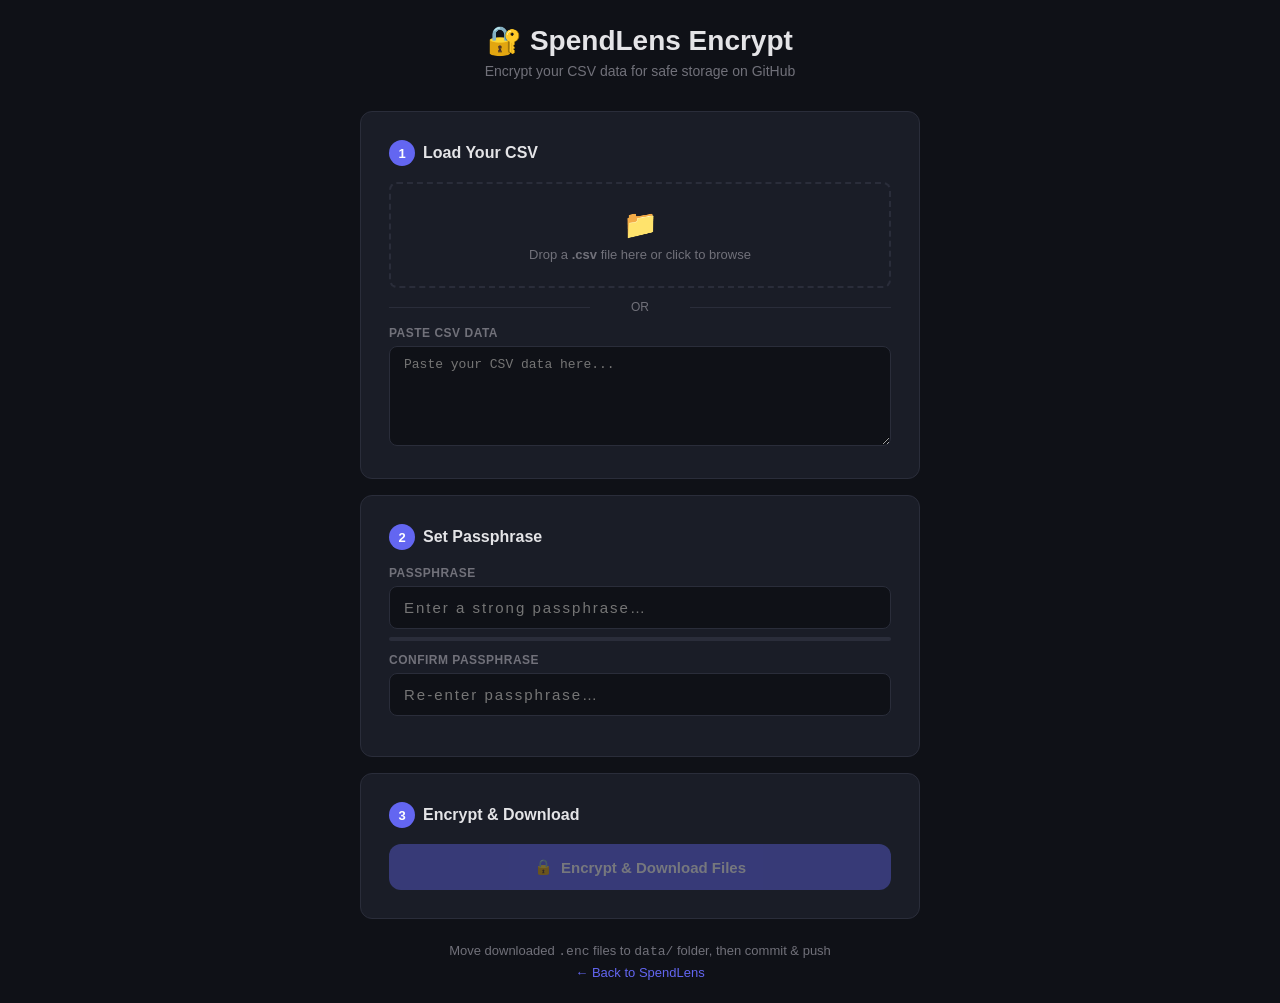
<file: encrypt.html>
<!DOCTYPE html>
<html lang="en" data-theme="dark">

<head>
    <meta charset="UTF-8">
    <meta name="viewport" content="width=device-width, initial-scale=1.0">
    <title>SpendLens — Encrypt Data</title>
    <link rel="icon"
        href="data:image/svg+xml,<svg xmlns='http://www.w3.org/2000/svg' viewBox='0 0 100 100'><text y='.9em' font-size='90'>🔐</text></svg>">
    <style>
        :root {
            --bg: #0f1117;
            --bg-card: #1a1d27;
            --border: #2a2d3a;
            --accent: #6366f1;
            --accent-hover: #818cf8;
            --accent-soft: rgba(99, 102, 241, 0.15);
            --text: #e4e4e7;
            --text-dim: #71717a;
            --success: #10b981;
            --danger: #ef4444;
            --radius: 12px;
            --font: 'Inter', -apple-system, BlinkMacSystemFont, sans-serif;
        }

        * {
            box-sizing: border-box;
            margin: 0;
            padding: 0;
        }

        body {
            font-family: var(--font);
            background: var(--bg);
            color: var(--text);
            min-height: 100vh;
            display: flex;
            flex-direction: column;
            align-items: center;
            justify-content: center;
            padding: 24px;
        }

        .container {
            width: 100%;
            max-width: 560px;
        }

        .header {
            text-align: center;
            margin-bottom: 32px;
        }

        .header h1 {
            font-size: 28px;
            font-weight: 700;
            margin-bottom: 6px;
        }

        .header p {
            color: var(--text-dim);
            font-size: 14px;
        }

        .card {
            background: var(--bg-card);
            border: 1px solid var(--border);
            border-radius: var(--radius);
            padding: 28px;
            margin-bottom: 16px;
        }

        .card h2 {
            font-size: 16px;
            font-weight: 600;
            margin-bottom: 16px;
            display: flex;
            align-items: center;
            gap: 8px;
        }

        .step-number {
            width: 26px;
            height: 26px;
            border-radius: 50%;
            background: var(--accent);
            color: #fff;
            font-size: 13px;
            font-weight: 700;
            display: grid;
            place-items: center;
            flex-shrink: 0;
        }

        label {
            display: block;
            font-size: 12px;
            font-weight: 600;
            color: var(--text-dim);
            text-transform: uppercase;
            letter-spacing: 0.5px;
            margin-bottom: 6px;
        }

        input[type="file"] {
            display: none;
        }

        .upload-zone {
            border: 2px dashed var(--border);
            border-radius: calc(var(--radius) - 4px);
            padding: 24px;
            text-align: center;
            cursor: pointer;
            transition: all 0.2s;
            margin-bottom: 12px;
        }

        .upload-zone:hover {
            border-color: var(--accent);
            background: var(--accent-soft);
        }

        .upload-zone .icon {
            font-size: 28px;
            margin-bottom: 6px;
        }

        .upload-zone p {
            font-size: 13px;
            color: var(--text-dim);
        }

        .upload-zone .filename {
            color: var(--accent);
            font-weight: 600;
            font-size: 14px;
            margin-top: 4px;
        }

        textarea {
            width: 100%;
            padding: 10px 14px;
            font-size: 13px;
            font-family: 'SF Mono', 'Fira Code', monospace;
            border: 1px solid var(--border);
            border-radius: calc(var(--radius) - 4px);
            background: var(--bg);
            color: var(--text);
            outline: none;
            resize: vertical;
            min-height: 100px;
            transition: border-color 0.2s;
        }

        textarea:focus {
            border-color: var(--accent);
        }

        .divider {
            text-align: center;
            color: var(--text-dim);
            font-size: 12px;
            margin: 12px 0;
            position: relative;
        }

        .divider::before,
        .divider::after {
            content: '';
            position: absolute;
            top: 50%;
            width: 40%;
            height: 1px;
            background: var(--border);
        }

        .divider::before {
            left: 0;
        }

        .divider::after {
            right: 0;
        }

        .pass-group {
            margin-bottom: 12px;
        }

        .pass-input {
            width: 100%;
            padding: 12px 14px;
            font-size: 15px;
            border: 1px solid var(--border);
            border-radius: calc(var(--radius) - 4px);
            background: var(--bg);
            color: var(--text);
            outline: none;
            transition: border-color 0.2s;
            letter-spacing: 2px;
        }

        .pass-input:focus {
            border-color: var(--accent);
        }

        .pass-match {
            font-size: 12px;
            margin-top: 6px;
            font-weight: 500;
        }

        .pass-match.ok {
            color: var(--success);
        }

        .pass-match.no {
            color: var(--danger);
        }

        .btn {
            width: 100%;
            padding: 14px;
            font-size: 15px;
            font-weight: 600;
            border: none;
            border-radius: var(--radius);
            cursor: pointer;
            transition: all 0.2s;
            display: flex;
            align-items: center;
            justify-content: center;
            gap: 8px;
        }

        .btn-primary {
            background: var(--accent);
            color: #fff;
        }

        .btn-primary:hover:not(:disabled) {
            background: var(--accent-hover);
            transform: translateY(-1px);
        }

        .btn-primary:disabled {
            opacity: 0.4;
            cursor: not-allowed;
        }

        .status {
            text-align: center;
            padding: 14px;
            border-radius: calc(var(--radius) - 4px);
            font-size: 14px;
            font-weight: 500;
            margin-top: 12px;
            display: none;
        }

        .status.success {
            background: rgba(16, 185, 129, 0.12);
            color: var(--success);
            display: block;
        }

        .status.error {
            background: rgba(239, 68, 68, 0.12);
            color: var(--danger);
            display: block;
        }

        .footer {
            text-align: center;
            margin-top: 24px;
            font-size: 13px;
            color: var(--text-dim);
        }

        .footer a {
            color: var(--accent);
            text-decoration: none;
        }

        .footer a:hover {
            text-decoration: underline;
        }

        .strength {
            height: 4px;
            border-radius: 2px;
            margin-top: 8px;
            background: var(--border);
            overflow: hidden;
        }

        .strength-bar {
            height: 100%;
            border-radius: 2px;
            transition: width 0.3s, background 0.3s;
        }
    </style>
</head>

<body>
    <div class="container">
        <div class="header">
            <h1>🔐 SpendLens Encrypt</h1>
            <p>Encrypt your CSV data for safe storage on GitHub</p>
        </div>

        <!-- Step 1: Load Data -->
        <div class="card">
            <h2><span class="step-number">1</span> Load Your CSV</h2>
            <div class="upload-zone" id="uploadZone">
                <div class="icon">📁</div>
                <p>Drop a <strong>.csv</strong> file here or click to browse</p>
                <div class="filename" id="fileName" style="display:none;"></div>
                <input type="file" id="fileInput" accept=".csv,.txt">
            </div>
            <div class="divider">OR</div>
            <label for="csvPaste">Paste CSV Data</label>
            <textarea id="csvPaste" placeholder="Paste your CSV data here..."></textarea>
        </div>

        <!-- Step 2: Passphrase -->
        <div class="card">
            <h2><span class="step-number">2</span> Set Passphrase</h2>
            <div class="pass-group">
                <label for="pass1">Passphrase</label>
                <input type="password" class="pass-input" id="pass1" placeholder="Enter a strong passphrase…">
                <div class="strength">
                    <div class="strength-bar" id="strengthBar"></div>
                </div>
            </div>
            <div class="pass-group">
                <label for="pass2">Confirm Passphrase</label>
                <input type="password" class="pass-input" id="pass2" placeholder="Re-enter passphrase…">
                <div class="pass-match" id="passMatch"></div>
            </div>
        </div>

        <!-- Step 3: Encrypt -->
        <div class="card">
            <h2><span class="step-number">3</span> Encrypt & Download</h2>
            <button class="btn btn-primary" id="encryptBtn" disabled>
                <span>🔒</span> Encrypt & Download Files
            </button>
            <div class="status" id="status"></div>
        </div>

        <div class="footer">
            <p>Move downloaded <code>.enc</code> files to <code>data/</code> folder, then commit & push</p>
            <p style="margin-top:6px;"><a href="index.html">← Back to SpendLens</a></p>
        </div>
    </div>

    <script src="js/crypto.js"></script>
    <script>
        const uploadZone = document.getElementById('uploadZone');
        const fileInput = document.getElementById('fileInput');
        const csvPaste = document.getElementById('csvPaste');
        const fileNameEl = document.getElementById('fileName');
        const pass1 = document.getElementById('pass1');
        const pass2 = document.getElementById('pass2');
        const passMatch = document.getElementById('passMatch');
        const strengthBar = document.getElementById('strengthBar');
        const encryptBtn = document.getElementById('encryptBtn');
        const status = document.getElementById('status');

        let csvData = '';

        // File upload
        uploadZone.addEventListener('click', () => fileInput.click());
        uploadZone.addEventListener('dragover', e => { e.preventDefault(); uploadZone.style.borderColor = 'var(--accent)'; });
        uploadZone.addEventListener('dragleave', () => { uploadZone.style.borderColor = ''; });
        uploadZone.addEventListener('drop', e => {
            e.preventDefault();
            uploadZone.style.borderColor = '';
            if (e.dataTransfer.files[0]) loadFile(e.dataTransfer.files[0]);
        });
        fileInput.addEventListener('change', () => { if (fileInput.files[0]) loadFile(fileInput.files[0]); });

        function loadFile(file) {
            const reader = new FileReader();
            reader.onload = () => {
                csvData = reader.result;
                fileNameEl.textContent = `✓ ${file.name} (${(file.size / 1024).toFixed(1)} KB)`;
                fileNameEl.style.display = 'block';
                csvPaste.value = '';
                checkReady();
            };
            reader.readAsText(file);
        }

        csvPaste.addEventListener('input', () => {
            if (csvPaste.value.trim()) {
                csvData = csvPaste.value;
                fileNameEl.style.display = 'none';
            }
            checkReady();
        });

        // Passphrase
        function getStrength(p) {
            let score = 0;
            if (p.length >= 8) score++;
            if (p.length >= 16) score++;
            if (p.length >= 24) score++;
            if (/[A-Z]/.test(p) && /[a-z]/.test(p)) score++;
            if (/\d/.test(p)) score++;
            if (/[^A-Za-z0-9]/.test(p)) score++;
            return Math.min(score, 5);
        }

        pass1.addEventListener('input', () => {
            const s = getStrength(pass1.value);
            const colors = ['#ef4444', '#f97316', '#eab308', '#84cc16', '#10b981'];
            strengthBar.style.width = `${(s / 5) * 100}%`;
            strengthBar.style.background = s > 0 ? colors[s - 1] : '';
            checkMatch();
        });

        pass2.addEventListener('input', checkMatch);

        function checkMatch() {
            if (!pass2.value) { passMatch.textContent = ''; passMatch.className = 'pass-match'; }
            else if (pass1.value === pass2.value) { passMatch.textContent = '✓ Passphrases match'; passMatch.className = 'pass-match ok'; }
            else { passMatch.textContent = '✗ Passphrases do not match'; passMatch.className = 'pass-match no'; }
            checkReady();
        }

        function checkReady() {
            const hasData = csvData.trim().length > 0 || csvPaste.value.trim().length > 0;
            const hasPass = pass1.value.length >= 8 && pass1.value === pass2.value;
            encryptBtn.disabled = !(hasData && hasPass);
        }

        // Encrypt
        encryptBtn.addEventListener('click', async () => {
            const data = csvPaste.value.trim() || csvData;
            if (!data) return;

            encryptBtn.disabled = true;
            encryptBtn.innerHTML = '<span>⏳</span> Encrypting…';
            status.className = 'status';
            status.style.display = 'none';

            try {
                // Encrypt CSV data
                const encData = await CryptoManager.encrypt(data, pass1.value);

                // Encrypt verification string
                const encVerify = await CryptoManager.encrypt(
                    CryptoManager.getVerifyPlaintext(), pass1.value
                );

                // Download both files
                CryptoManager.downloadFile(encData, 'transactions.enc');
                await new Promise(r => setTimeout(r, 500)); // small delay between downloads
                CryptoManager.downloadFile(encVerify, 'verify.enc');

                status.textContent = '✓ Encrypted! Move transactions.enc and verify.enc to the data/ folder, then commit & push.';
                status.className = 'status success';
            } catch (e) {
                status.textContent = '✗ Encryption failed: ' + e.message;
                status.className = 'status error';
            }

            encryptBtn.innerHTML = '<span>🔒</span> Encrypt & Download Files';
            checkReady();
        });
    </script>
</body>

</html>
</file>
